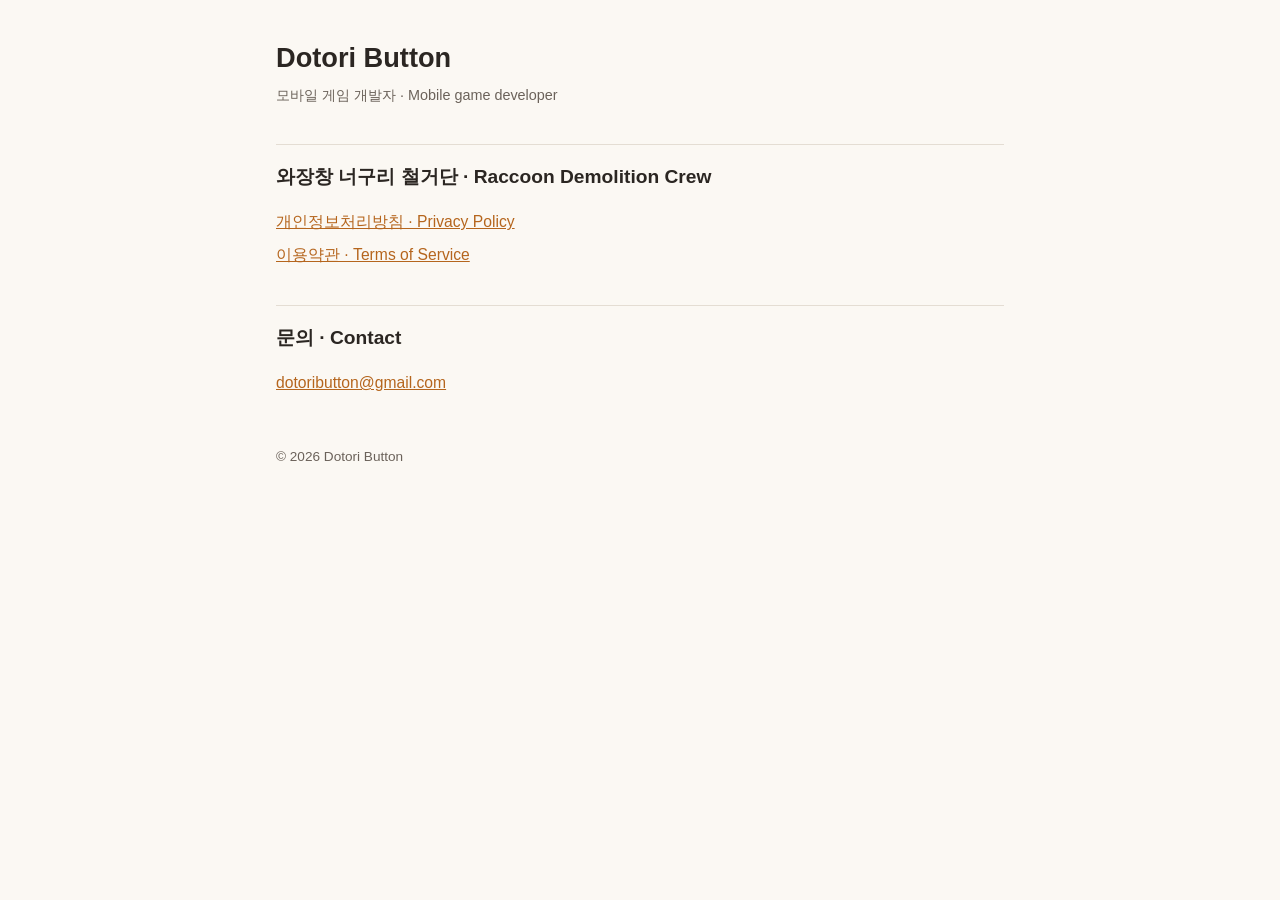
<file: index.html>
<!doctype html>
<html lang="ko">
<head>
<meta charset="utf-8">
<meta name="viewport" content="width=device-width, initial-scale=1">
<title>Dotori Button</title>
<meta name="description" content="Dotori Button 모바일 게임 개발자 페이지">
<link rel="stylesheet" href="/style.css">
</head>
<body>
<main>
<h1>Dotori Button</h1>
<p class="meta">모바일 게임 개발자 · Mobile game developer</p>

<h2>와장창 너구리 철거단 · Raccoon Demolition Crew</h2>
<ul class="links">
<li><a href="/privacy/">개인정보처리방침 · Privacy Policy</a></li>
<li><a href="/terms/">이용약관 · Terms of Service</a></li>
</ul>

<h2>문의 · Contact</h2>
<p><a href="mailto:dotoributton@gmail.com">dotoributton@gmail.com</a></p>

<footer>© 2026 Dotori Button</footer>
</main>
</body>
</html>
</file>
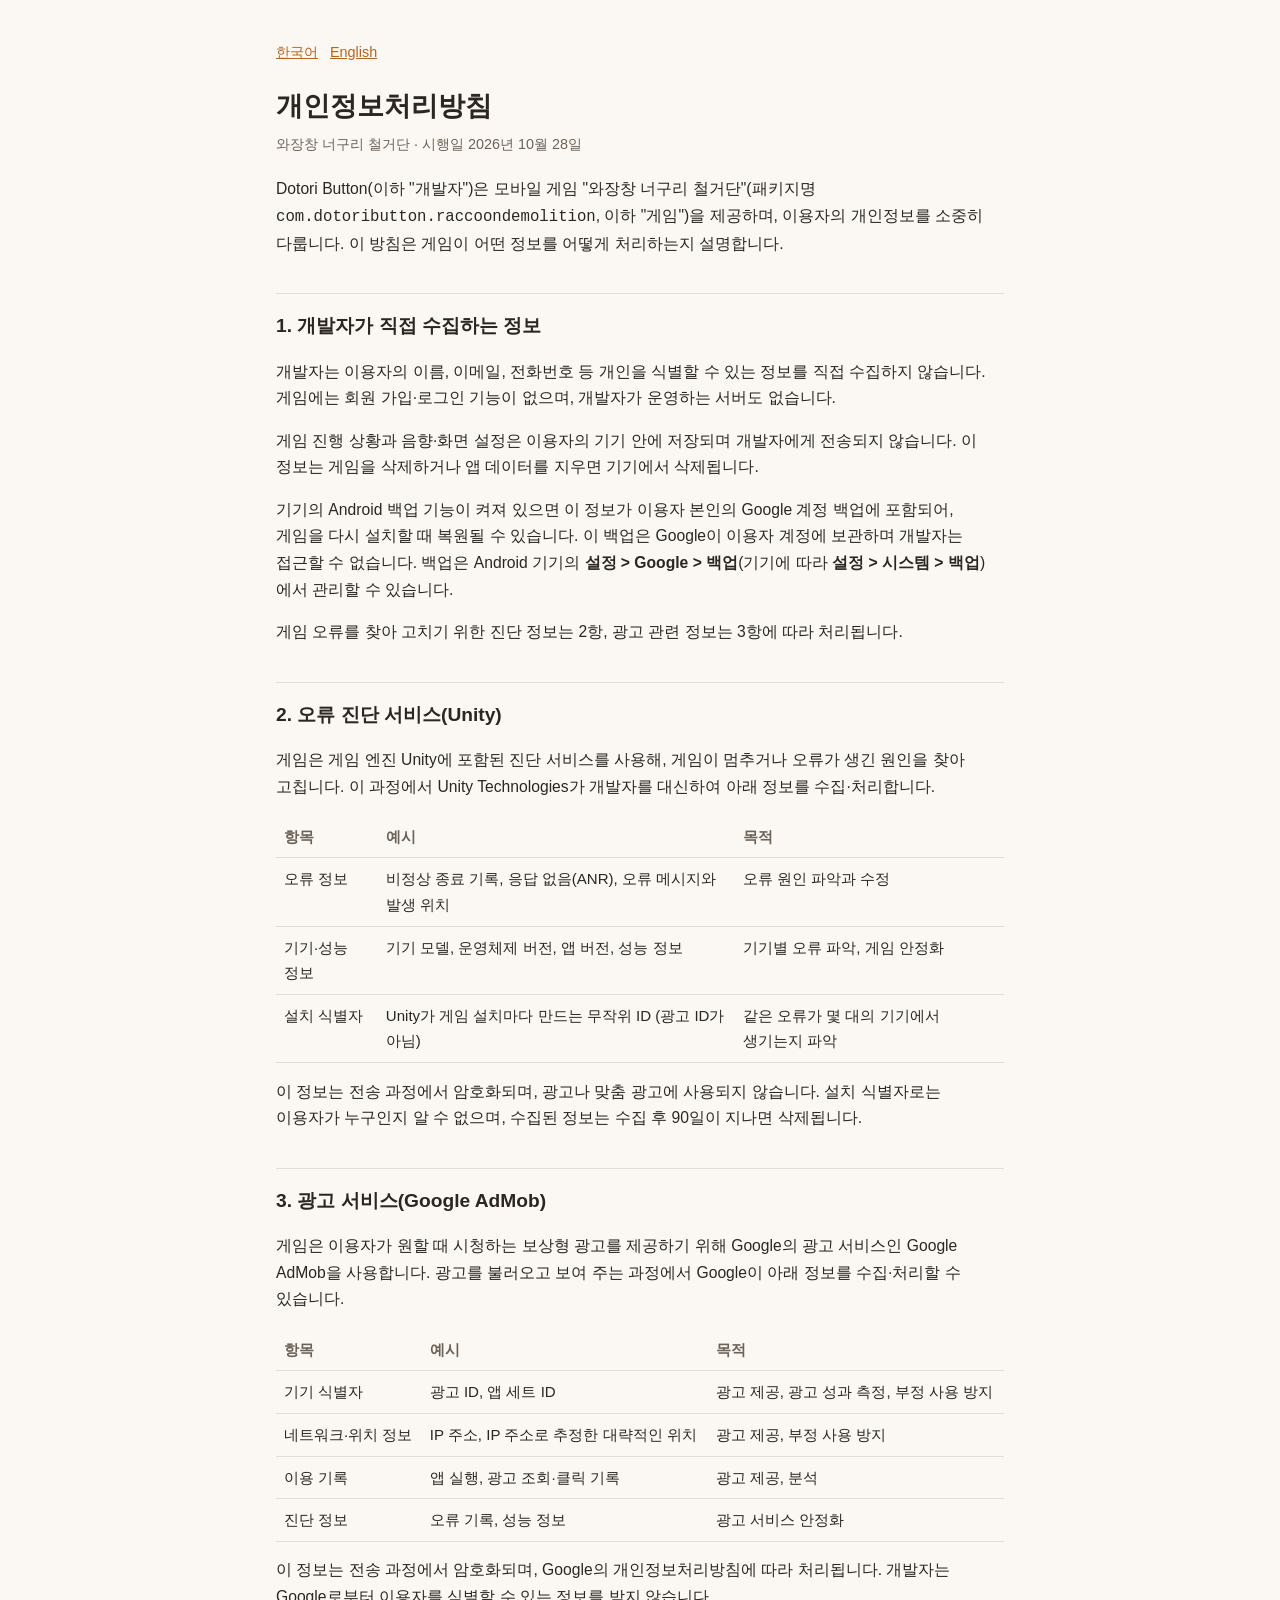
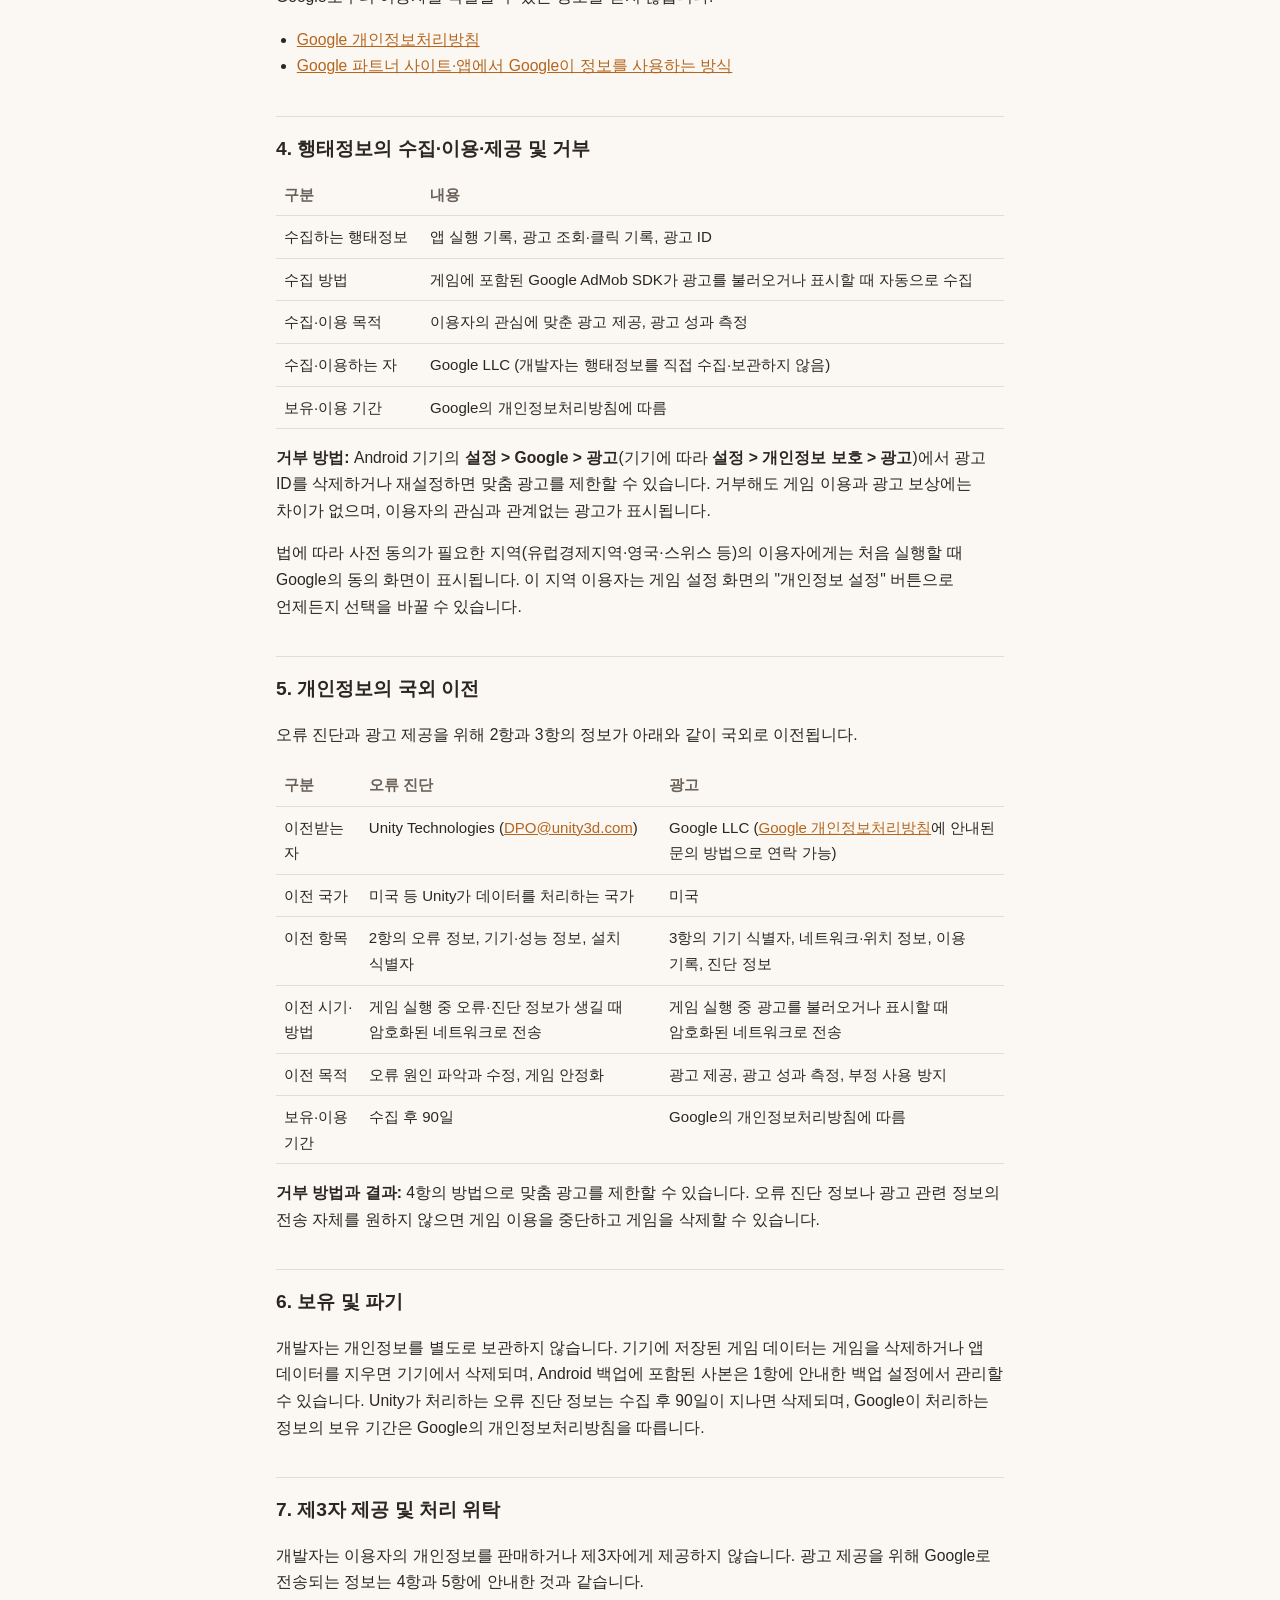
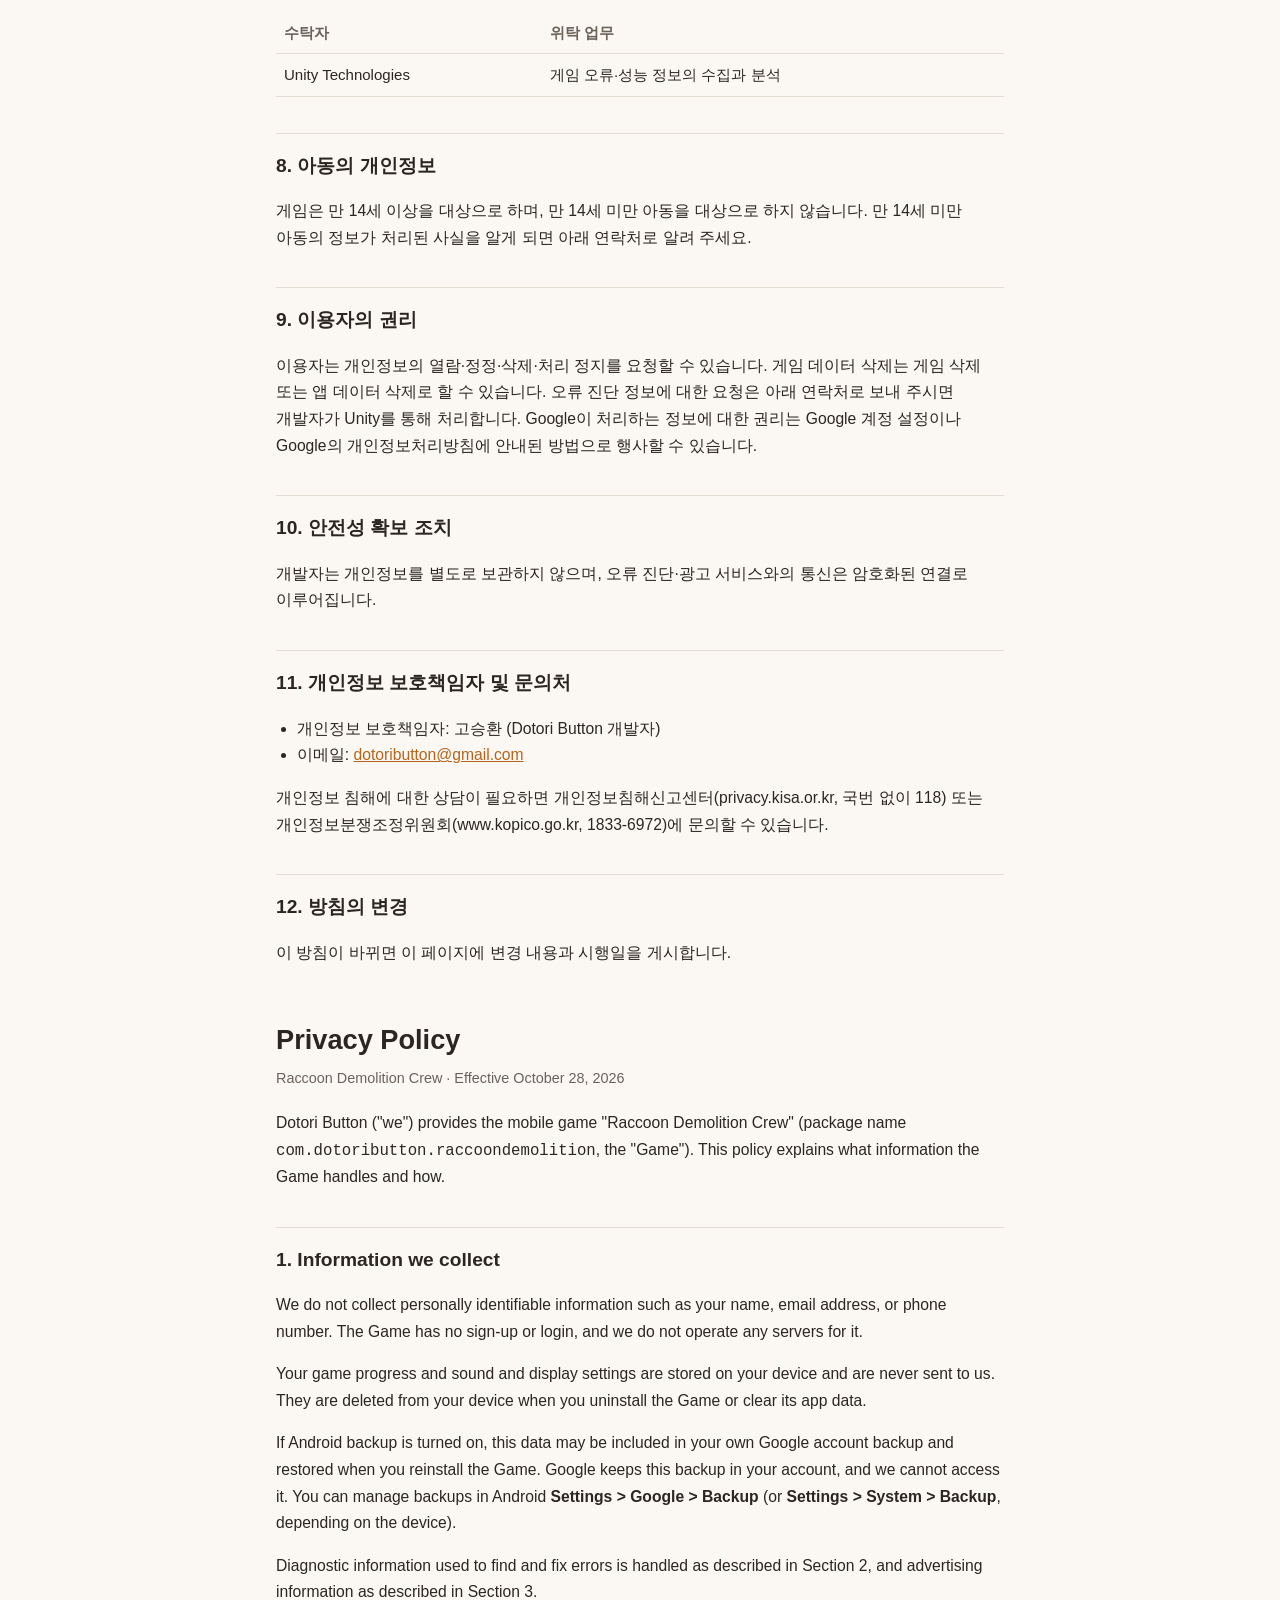
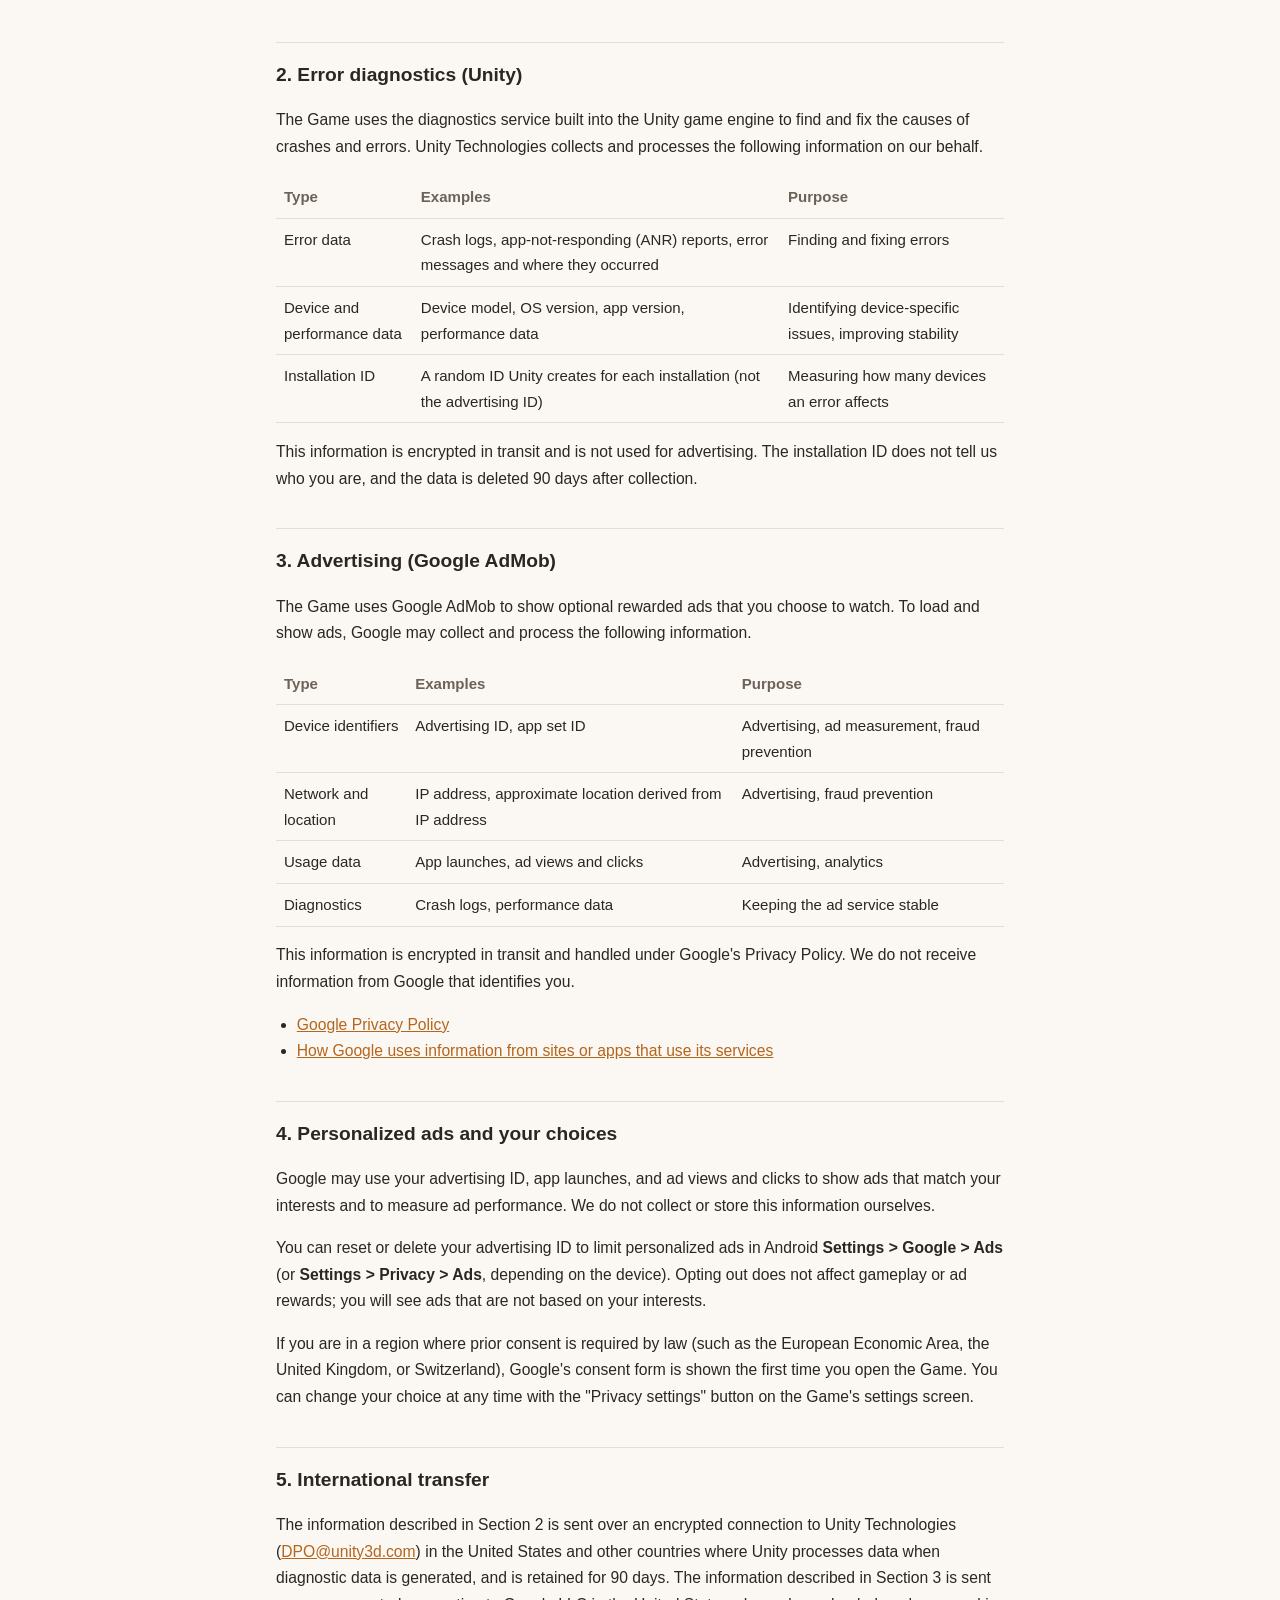
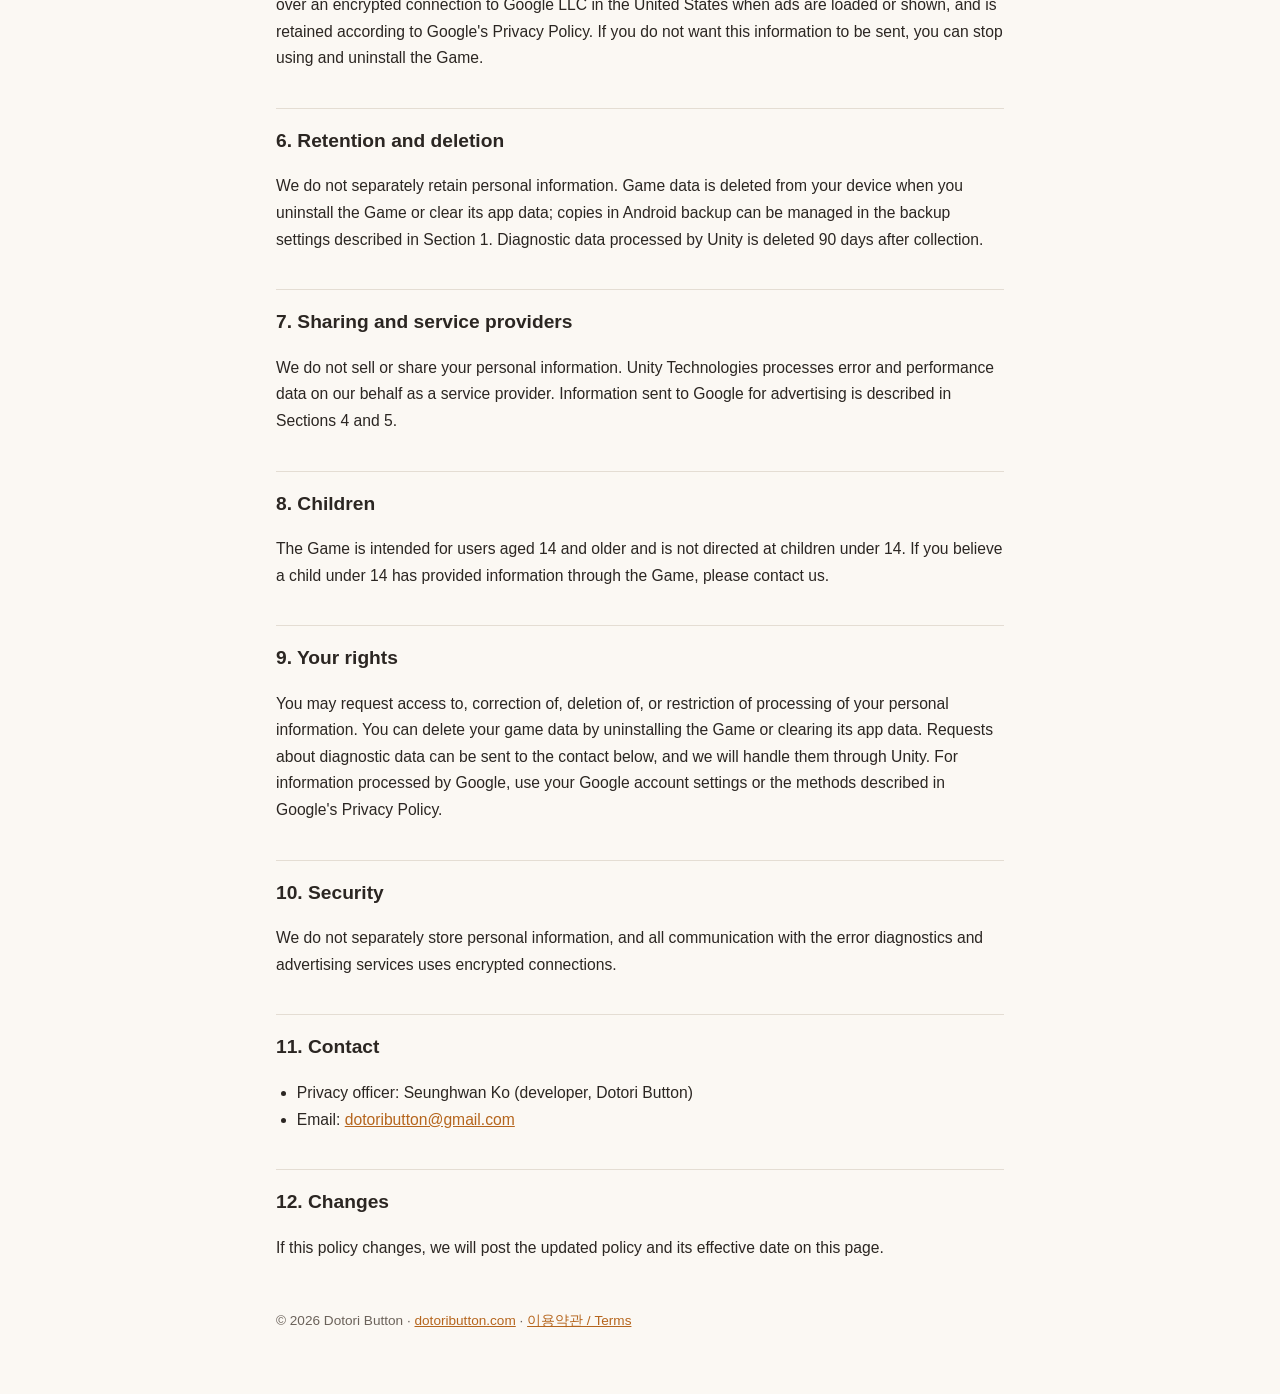
<file: privacy/index.html>
<!doctype html>
<html lang="ko">
<head>
<meta charset="utf-8">
<meta name="viewport" content="width=device-width, initial-scale=1">
<title>개인정보처리방침 | Dotori Button</title>
<meta name="description" content="와장창 너구리 철거단(Raccoon Demolition Crew) 개인정보처리방침">
<link rel="stylesheet" href="/style.css">
</head>
<body>
<main>
<p class="lang"><a href="#ko">한국어</a><a href="#en">English</a></p>

<section id="ko" class="lang-section" lang="ko">
<h1>개인정보처리방침</h1>
<p class="meta">와장창 너구리 철거단 · 시행일 2026년 10월 28일</p>

<p>Dotori Button(이하 "개발자")은 모바일 게임 "와장창 너구리 철거단"(패키지명 <code>com.dotoributton.raccoondemolition</code>, 이하 "게임")을 제공하며, 이용자의 개인정보를 소중히 다룹니다. 이 방침은 게임이 어떤 정보를 어떻게 처리하는지 설명합니다.</p>

<h2>1. 개발자가 직접 수집하는 정보</h2>
<p>개발자는 이용자의 이름, 이메일, 전화번호 등 개인을 식별할 수 있는 정보를 직접 수집하지 않습니다. 게임에는 회원 가입·로그인 기능이 없으며, 개발자가 운영하는 서버도 없습니다.</p>
<p>게임 진행 상황과 음향·화면 설정은 이용자의 기기 안에 저장되며 개발자에게 전송되지 않습니다. 이 정보는 게임을 삭제하거나 앱 데이터를 지우면 기기에서 삭제됩니다.</p>
<p>기기의 Android 백업 기능이 켜져 있으면 이 정보가 이용자 본인의 Google 계정 백업에 포함되어, 게임을 다시 설치할 때 복원될 수 있습니다. 이 백업은 Google이 이용자 계정에 보관하며 개발자는 접근할 수 없습니다. 백업은 Android 기기의 <strong>설정 &gt; Google &gt; 백업</strong>(기기에 따라 <strong>설정 &gt; 시스템 &gt; 백업</strong>)에서 관리할 수 있습니다.</p>
<p>게임 오류를 찾아 고치기 위한 진단 정보는 2항, 광고 관련 정보는 3항에 따라 처리됩니다.</p>

<h2>2. 오류 진단 서비스(Unity)</h2>
<p>게임은 게임 엔진 Unity에 포함된 진단 서비스를 사용해, 게임이 멈추거나 오류가 생긴 원인을 찾아 고칩니다. 이 과정에서 Unity Technologies가 개발자를 대신하여 아래 정보를 수집·처리합니다.</p>
<table>
<tr><th>항목</th><th>예시</th><th>목적</th></tr>
<tr><td>오류 정보</td><td>비정상 종료 기록, 응답 없음(ANR), 오류 메시지와 발생 위치</td><td>오류 원인 파악과 수정</td></tr>
<tr><td>기기·성능 정보</td><td>기기 모델, 운영체제 버전, 앱 버전, 성능 정보</td><td>기기별 오류 파악, 게임 안정화</td></tr>
<tr><td>설치 식별자</td><td>Unity가 게임 설치마다 만드는 무작위 ID (광고 ID가 아님)</td><td>같은 오류가 몇 대의 기기에서 생기는지 파악</td></tr>
</table>
<p>이 정보는 전송 과정에서 암호화되며, 광고나 맞춤 광고에 사용되지 않습니다. 설치 식별자로는 이용자가 누구인지 알 수 없으며, 수집된 정보는 수집 후 90일이 지나면 삭제됩니다.</p>

<h2>3. 광고 서비스(Google AdMob)</h2>
<p>게임은 이용자가 원할 때 시청하는 보상형 광고를 제공하기 위해 Google의 광고 서비스인 Google AdMob을 사용합니다. 광고를 불러오고 보여 주는 과정에서 Google이 아래 정보를 수집·처리할 수 있습니다.</p>
<table>
<tr><th>항목</th><th>예시</th><th>목적</th></tr>
<tr><td>기기 식별자</td><td>광고 ID, 앱 세트 ID</td><td>광고 제공, 광고 성과 측정, 부정 사용 방지</td></tr>
<tr><td>네트워크·위치 정보</td><td>IP 주소, IP 주소로 추정한 대략적인 위치</td><td>광고 제공, 부정 사용 방지</td></tr>
<tr><td>이용 기록</td><td>앱 실행, 광고 조회·클릭 기록</td><td>광고 제공, 분석</td></tr>
<tr><td>진단 정보</td><td>오류 기록, 성능 정보</td><td>광고 서비스 안정화</td></tr>
</table>
<p>이 정보는 전송 과정에서 암호화되며, Google의 개인정보처리방침에 따라 처리됩니다. 개발자는 Google로부터 이용자를 식별할 수 있는 정보를 받지 않습니다.</p>
<ul>
<li><a href="https://policies.google.com/privacy?hl=ko">Google 개인정보처리방침</a></li>
<li><a href="https://policies.google.com/technologies/partner-sites?hl=ko">Google 파트너 사이트·앱에서 Google이 정보를 사용하는 방식</a></li>
</ul>

<h2>4. 행태정보의 수집·이용·제공 및 거부</h2>
<table>
<tr><th>구분</th><th>내용</th></tr>
<tr><td>수집하는 행태정보</td><td>앱 실행 기록, 광고 조회·클릭 기록, 광고 ID</td></tr>
<tr><td>수집 방법</td><td>게임에 포함된 Google AdMob SDK가 광고를 불러오거나 표시할 때 자동으로 수집</td></tr>
<tr><td>수집·이용 목적</td><td>이용자의 관심에 맞춘 광고 제공, 광고 성과 측정</td></tr>
<tr><td>수집·이용하는 자</td><td>Google LLC (개발자는 행태정보를 직접 수집·보관하지 않음)</td></tr>
<tr><td>보유·이용 기간</td><td>Google의 개인정보처리방침에 따름</td></tr>
</table>
<p><strong>거부 방법:</strong> Android 기기의 <strong>설정 &gt; Google &gt; 광고</strong>(기기에 따라 <strong>설정 &gt; 개인정보 보호 &gt; 광고</strong>)에서 광고 ID를 삭제하거나 재설정하면 맞춤 광고를 제한할 수 있습니다. 거부해도 게임 이용과 광고 보상에는 차이가 없으며, 이용자의 관심과 관계없는 광고가 표시됩니다.</p>
<p>법에 따라 사전 동의가 필요한 지역(유럽경제지역·영국·스위스 등)의 이용자에게는 처음 실행할 때 Google의 동의 화면이 표시됩니다. 이 지역 이용자는 게임 설정 화면의 "개인정보 설정" 버튼으로 언제든지 선택을 바꿀 수 있습니다.</p>

<h2>5. 개인정보의 국외 이전</h2>
<p>오류 진단과 광고 제공을 위해 2항과 3항의 정보가 아래와 같이 국외로 이전됩니다.</p>
<table>
<tr><th>구분</th><th>오류 진단</th><th>광고</th></tr>
<tr><td>이전받는 자</td><td>Unity Technologies (<a href="mailto:DPO@unity3d.com">DPO@unity3d.com</a>)</td><td>Google LLC (<a href="https://policies.google.com/privacy?hl=ko">Google 개인정보처리방침</a>에 안내된 문의 방법으로 연락 가능)</td></tr>
<tr><td>이전 국가</td><td>미국 등 Unity가 데이터를 처리하는 국가</td><td>미국</td></tr>
<tr><td>이전 항목</td><td>2항의 오류 정보, 기기·성능 정보, 설치 식별자</td><td>3항의 기기 식별자, 네트워크·위치 정보, 이용 기록, 진단 정보</td></tr>
<tr><td>이전 시기·방법</td><td>게임 실행 중 오류·진단 정보가 생길 때 암호화된 네트워크로 전송</td><td>게임 실행 중 광고를 불러오거나 표시할 때 암호화된 네트워크로 전송</td></tr>
<tr><td>이전 목적</td><td>오류 원인 파악과 수정, 게임 안정화</td><td>광고 제공, 광고 성과 측정, 부정 사용 방지</td></tr>
<tr><td>보유·이용 기간</td><td>수집 후 90일</td><td>Google의 개인정보처리방침에 따름</td></tr>
</table>
<p><strong>거부 방법과 결과:</strong> 4항의 방법으로 맞춤 광고를 제한할 수 있습니다. 오류 진단 정보나 광고 관련 정보의 전송 자체를 원하지 않으면 게임 이용을 중단하고 게임을 삭제할 수 있습니다.</p>

<h2>6. 보유 및 파기</h2>
<p>개발자는 개인정보를 별도로 보관하지 않습니다. 기기에 저장된 게임 데이터는 게임을 삭제하거나 앱 데이터를 지우면 기기에서 삭제되며, Android 백업에 포함된 사본은 1항에 안내한 백업 설정에서 관리할 수 있습니다. Unity가 처리하는 오류 진단 정보는 수집 후 90일이 지나면 삭제되며, Google이 처리하는 정보의 보유 기간은 Google의 개인정보처리방침을 따릅니다.</p>

<h2>7. 제3자 제공 및 처리 위탁</h2>
<p>개발자는 이용자의 개인정보를 판매하거나 제3자에게 제공하지 않습니다. 광고 제공을 위해 Google로 전송되는 정보는 4항과 5항에 안내한 것과 같습니다.</p>
<table>
<tr><th>수탁자</th><th>위탁 업무</th></tr>
<tr><td>Unity Technologies</td><td>게임 오류·성능 정보의 수집과 분석</td></tr>
</table>

<h2>8. 아동의 개인정보</h2>
<p>게임은 만 14세 이상을 대상으로 하며, 만 14세 미만 아동을 대상으로 하지 않습니다. 만 14세 미만 아동의 정보가 처리된 사실을 알게 되면 아래 연락처로 알려 주세요.</p>

<h2>9. 이용자의 권리</h2>
<p>이용자는 개인정보의 열람·정정·삭제·처리 정지를 요청할 수 있습니다. 게임 데이터 삭제는 게임 삭제 또는 앱 데이터 삭제로 할 수 있습니다. 오류 진단 정보에 대한 요청은 아래 연락처로 보내 주시면 개발자가 Unity를 통해 처리합니다. Google이 처리하는 정보에 대한 권리는 Google 계정 설정이나 Google의 개인정보처리방침에 안내된 방법으로 행사할 수 있습니다.</p>

<h2>10. 안전성 확보 조치</h2>
<p>개발자는 개인정보를 별도로 보관하지 않으며, 오류 진단·광고 서비스와의 통신은 암호화된 연결로 이루어집니다.</p>

<h2>11. 개인정보 보호책임자 및 문의처</h2>
<ul>
<li>개인정보 보호책임자: 고승환 (Dotori Button 개발자)</li>
<li>이메일: <a href="mailto:dotoributton@gmail.com">dotoributton@gmail.com</a></li>
</ul>
<p>개인정보 침해에 대한 상담이 필요하면 개인정보침해신고센터(privacy.kisa.or.kr, 국번 없이 118) 또는 개인정보분쟁조정위원회(www.kopico.go.kr, 1833-6972)에 문의할 수 있습니다.</p>

<h2>12. 방침의 변경</h2>
<p>이 방침이 바뀌면 이 페이지에 변경 내용과 시행일을 게시합니다.</p>
</section>

<section id="en" class="lang-section" lang="en">
<h1>Privacy Policy</h1>
<p class="meta">Raccoon Demolition Crew · Effective October 28, 2026</p>

<p>Dotori Button ("we") provides the mobile game "Raccoon Demolition Crew" (package name <code>com.dotoributton.raccoondemolition</code>, the "Game"). This policy explains what information the Game handles and how.</p>

<h2>1. Information we collect</h2>
<p>We do not collect personally identifiable information such as your name, email address, or phone number. The Game has no sign-up or login, and we do not operate any servers for it.</p>
<p>Your game progress and sound and display settings are stored on your device and are never sent to us. They are deleted from your device when you uninstall the Game or clear its app data.</p>
<p>If Android backup is turned on, this data may be included in your own Google account backup and restored when you reinstall the Game. Google keeps this backup in your account, and we cannot access it. You can manage backups in Android <strong>Settings &gt; Google &gt; Backup</strong> (or <strong>Settings &gt; System &gt; Backup</strong>, depending on the device).</p>
<p>Diagnostic information used to find and fix errors is handled as described in Section 2, and advertising information as described in Section 3.</p>

<h2>2. Error diagnostics (Unity)</h2>
<p>The Game uses the diagnostics service built into the Unity game engine to find and fix the causes of crashes and errors. Unity Technologies collects and processes the following information on our behalf.</p>
<table>
<tr><th>Type</th><th>Examples</th><th>Purpose</th></tr>
<tr><td>Error data</td><td>Crash logs, app-not-responding (ANR) reports, error messages and where they occurred</td><td>Finding and fixing errors</td></tr>
<tr><td>Device and performance data</td><td>Device model, OS version, app version, performance data</td><td>Identifying device-specific issues, improving stability</td></tr>
<tr><td>Installation ID</td><td>A random ID Unity creates for each installation (not the advertising ID)</td><td>Measuring how many devices an error affects</td></tr>
</table>
<p>This information is encrypted in transit and is not used for advertising. The installation ID does not tell us who you are, and the data is deleted 90 days after collection.</p>

<h2>3. Advertising (Google AdMob)</h2>
<p>The Game uses Google AdMob to show optional rewarded ads that you choose to watch. To load and show ads, Google may collect and process the following information.</p>
<table>
<tr><th>Type</th><th>Examples</th><th>Purpose</th></tr>
<tr><td>Device identifiers</td><td>Advertising ID, app set ID</td><td>Advertising, ad measurement, fraud prevention</td></tr>
<tr><td>Network and location</td><td>IP address, approximate location derived from IP address</td><td>Advertising, fraud prevention</td></tr>
<tr><td>Usage data</td><td>App launches, ad views and clicks</td><td>Advertising, analytics</td></tr>
<tr><td>Diagnostics</td><td>Crash logs, performance data</td><td>Keeping the ad service stable</td></tr>
</table>
<p>This information is encrypted in transit and handled under Google's Privacy Policy. We do not receive information from Google that identifies you.</p>
<ul>
<li><a href="https://policies.google.com/privacy?hl=en">Google Privacy Policy</a></li>
<li><a href="https://policies.google.com/technologies/partner-sites?hl=en">How Google uses information from sites or apps that use its services</a></li>
</ul>

<h2>4. Personalized ads and your choices</h2>
<p>Google may use your advertising ID, app launches, and ad views and clicks to show ads that match your interests and to measure ad performance. We do not collect or store this information ourselves.</p>
<p>You can reset or delete your advertising ID to limit personalized ads in Android <strong>Settings &gt; Google &gt; Ads</strong> (or <strong>Settings &gt; Privacy &gt; Ads</strong>, depending on the device). Opting out does not affect gameplay or ad rewards; you will see ads that are not based on your interests.</p>
<p>If you are in a region where prior consent is required by law (such as the European Economic Area, the United Kingdom, or Switzerland), Google's consent form is shown the first time you open the Game. You can change your choice at any time with the "Privacy settings" button on the Game's settings screen.</p>

<h2>5. International transfer</h2>
<p>The information described in Section 2 is sent over an encrypted connection to Unity Technologies (<a href="mailto:DPO@unity3d.com">DPO@unity3d.com</a>) in the United States and other countries where Unity processes data when diagnostic data is generated, and is retained for 90 days. The information described in Section 3 is sent over an encrypted connection to Google LLC in the United States when ads are loaded or shown, and is retained according to Google's Privacy Policy. If you do not want this information to be sent, you can stop using and uninstall the Game.</p>

<h2>6. Retention and deletion</h2>
<p>We do not separately retain personal information. Game data is deleted from your device when you uninstall the Game or clear its app data; copies in Android backup can be managed in the backup settings described in Section 1. Diagnostic data processed by Unity is deleted 90 days after collection.</p>

<h2>7. Sharing and service providers</h2>
<p>We do not sell or share your personal information. Unity Technologies processes error and performance data on our behalf as a service provider. Information sent to Google for advertising is described in Sections 4 and 5.</p>

<h2>8. Children</h2>
<p>The Game is intended for users aged 14 and older and is not directed at children under 14. If you believe a child under 14 has provided information through the Game, please contact us.</p>

<h2>9. Your rights</h2>
<p>You may request access to, correction of, deletion of, or restriction of processing of your personal information. You can delete your game data by uninstalling the Game or clearing its app data. Requests about diagnostic data can be sent to the contact below, and we will handle them through Unity. For information processed by Google, use your Google account settings or the methods described in Google's Privacy Policy.</p>

<h2>10. Security</h2>
<p>We do not separately store personal information, and all communication with the error diagnostics and advertising services uses encrypted connections.</p>

<h2>11. Contact</h2>
<ul>
<li>Privacy officer: Seunghwan Ko (developer, Dotori Button)</li>
<li>Email: <a href="mailto:dotoributton@gmail.com">dotoributton@gmail.com</a></li>
</ul>

<h2>12. Changes</h2>
<p>If this policy changes, we will post the updated policy and its effective date on this page.</p>
</section>

<footer>© 2026 Dotori Button · <a href="/">dotoributton.com</a> · <a href="/terms/">이용약관 / Terms</a></footer>
</main>
</body>
</html>
</file>
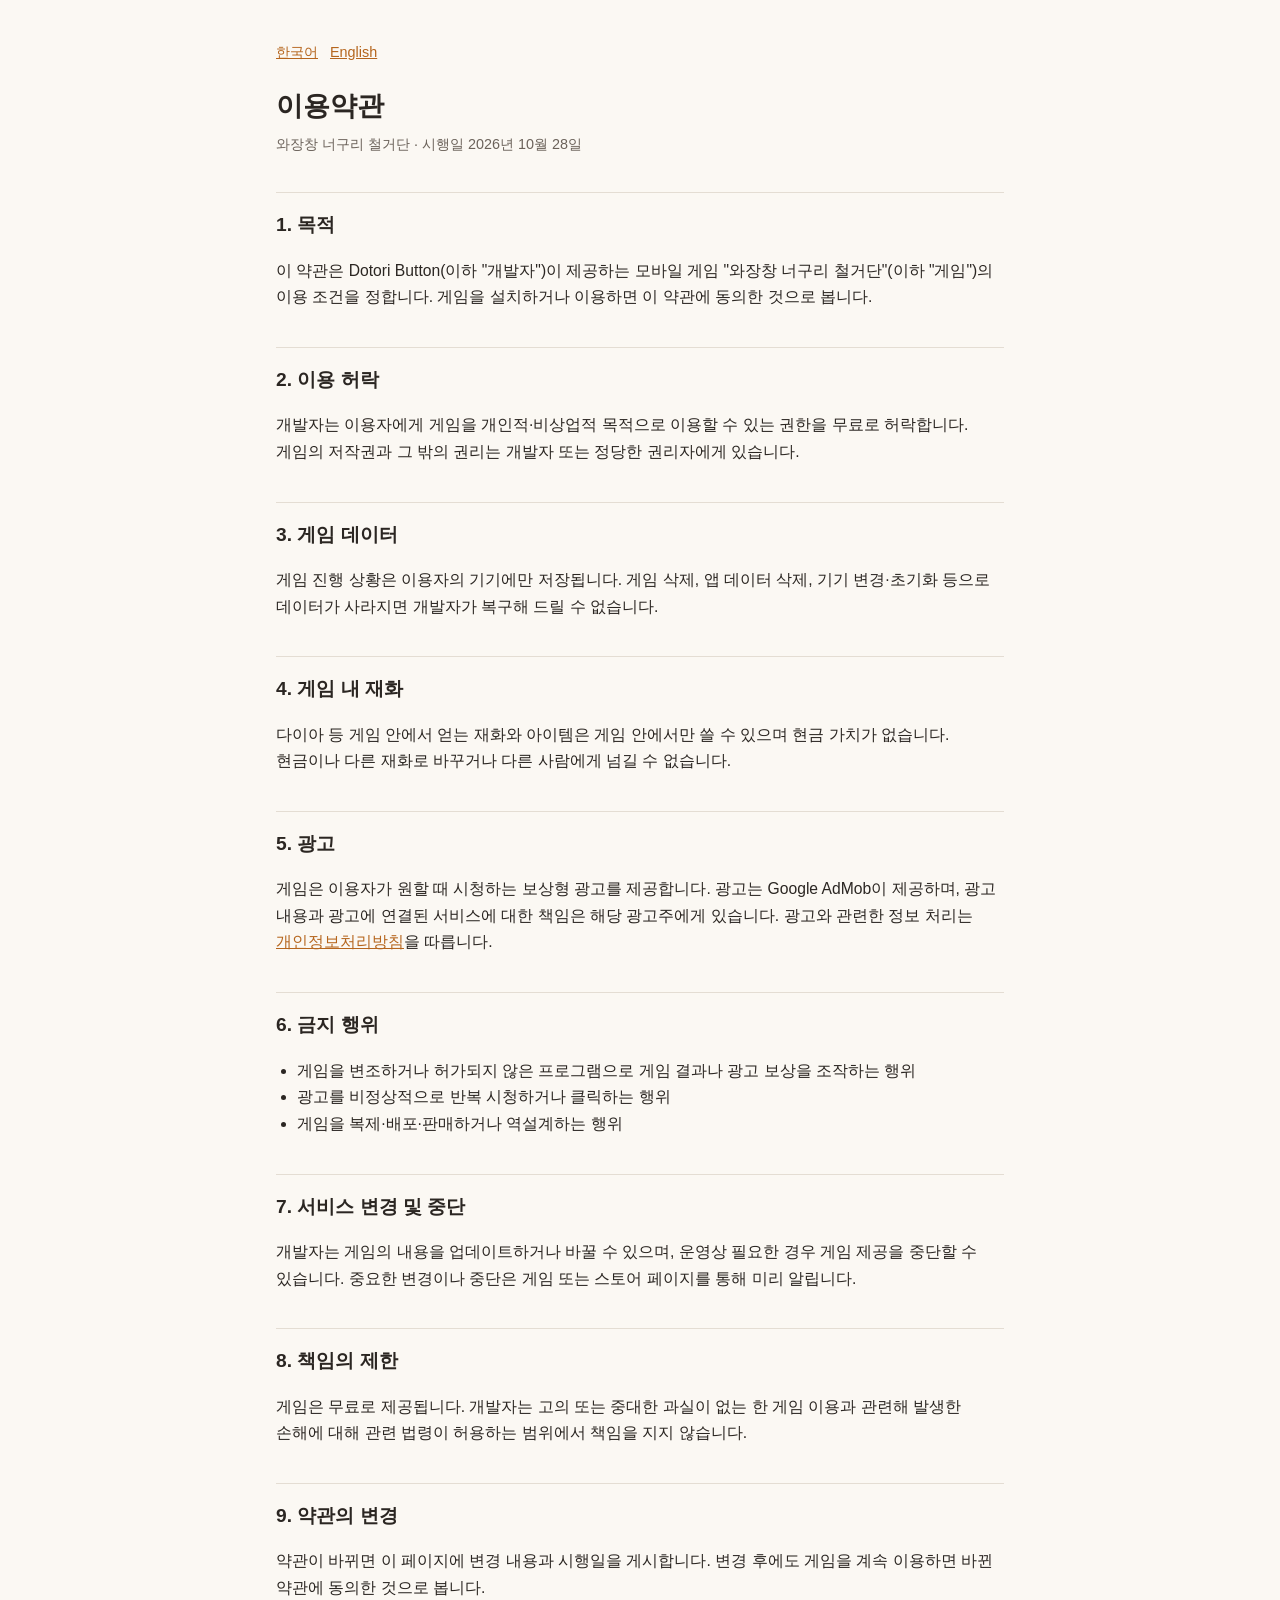
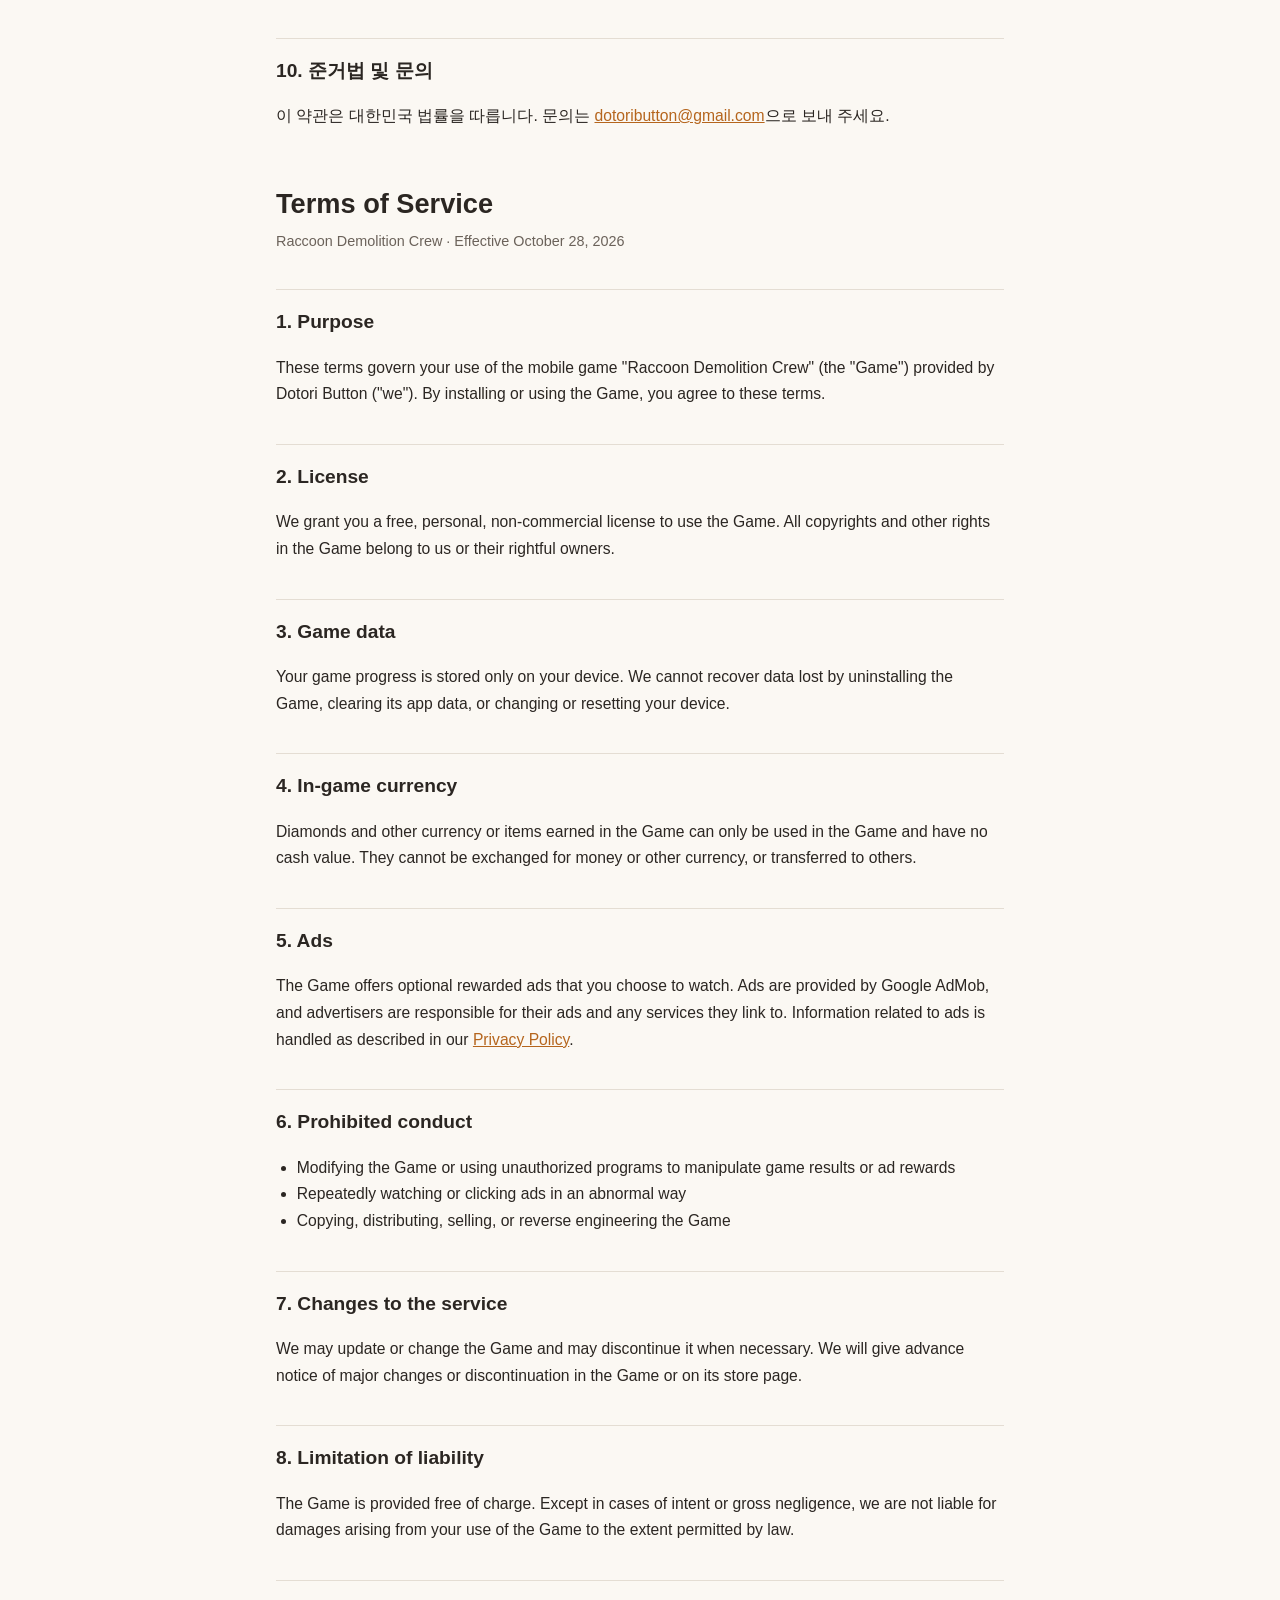
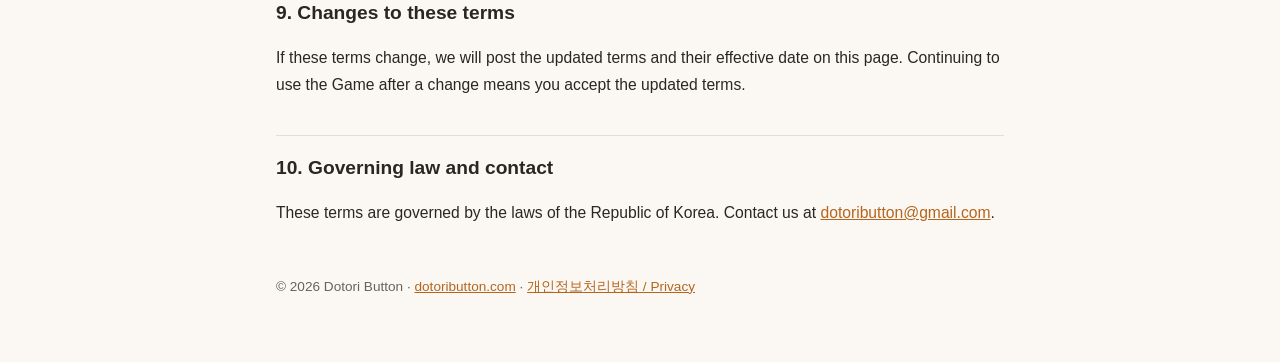
<file: terms/index.html>
<!doctype html>
<html lang="ko">
<head>
<meta charset="utf-8">
<meta name="viewport" content="width=device-width, initial-scale=1">
<title>이용약관 | Dotori Button</title>
<meta name="description" content="와장창 너구리 철거단(Raccoon Demolition Crew) 이용약관">
<link rel="stylesheet" href="/style.css">
</head>
<body>
<main>
<p class="lang"><a href="#ko">한국어</a><a href="#en">English</a></p>

<section id="ko" class="lang-section" lang="ko">
<h1>이용약관</h1>
<p class="meta">와장창 너구리 철거단 · 시행일 2026년 10월 28일</p>

<h2>1. 목적</h2>
<p>이 약관은 Dotori Button(이하 "개발자")이 제공하는 모바일 게임 "와장창 너구리 철거단"(이하 "게임")의 이용 조건을 정합니다. 게임을 설치하거나 이용하면 이 약관에 동의한 것으로 봅니다.</p>

<h2>2. 이용 허락</h2>
<p>개발자는 이용자에게 게임을 개인적·비상업적 목적으로 이용할 수 있는 권한을 무료로 허락합니다. 게임의 저작권과 그 밖의 권리는 개발자 또는 정당한 권리자에게 있습니다.</p>

<h2>3. 게임 데이터</h2>
<p>게임 진행 상황은 이용자의 기기에만 저장됩니다. 게임 삭제, 앱 데이터 삭제, 기기 변경·초기화 등으로 데이터가 사라지면 개발자가 복구해 드릴 수 없습니다.</p>

<h2>4. 게임 내 재화</h2>
<p>다이아 등 게임 안에서 얻는 재화와 아이템은 게임 안에서만 쓸 수 있으며 현금 가치가 없습니다. 현금이나 다른 재화로 바꾸거나 다른 사람에게 넘길 수 없습니다.</p>

<h2>5. 광고</h2>
<p>게임은 이용자가 원할 때 시청하는 보상형 광고를 제공합니다. 광고는 Google AdMob이 제공하며, 광고 내용과 광고에 연결된 서비스에 대한 책임은 해당 광고주에게 있습니다. 광고와 관련한 정보 처리는 <a href="/privacy/">개인정보처리방침</a>을 따릅니다.</p>

<h2>6. 금지 행위</h2>
<ul>
<li>게임을 변조하거나 허가되지 않은 프로그램으로 게임 결과나 광고 보상을 조작하는 행위</li>
<li>광고를 비정상적으로 반복 시청하거나 클릭하는 행위</li>
<li>게임을 복제·배포·판매하거나 역설계하는 행위</li>
</ul>

<h2>7. 서비스 변경 및 중단</h2>
<p>개발자는 게임의 내용을 업데이트하거나 바꿀 수 있으며, 운영상 필요한 경우 게임 제공을 중단할 수 있습니다. 중요한 변경이나 중단은 게임 또는 스토어 페이지를 통해 미리 알립니다.</p>

<h2>8. 책임의 제한</h2>
<p>게임은 무료로 제공됩니다. 개발자는 고의 또는 중대한 과실이 없는 한 게임 이용과 관련해 발생한 손해에 대해 관련 법령이 허용하는 범위에서 책임을 지지 않습니다.</p>

<h2>9. 약관의 변경</h2>
<p>약관이 바뀌면 이 페이지에 변경 내용과 시행일을 게시합니다. 변경 후에도 게임을 계속 이용하면 바뀐 약관에 동의한 것으로 봅니다.</p>

<h2>10. 준거법 및 문의</h2>
<p>이 약관은 대한민국 법률을 따릅니다. 문의는 <a href="mailto:dotoributton@gmail.com">dotoributton@gmail.com</a>으로 보내 주세요.</p>
</section>

<section id="en" class="lang-section" lang="en">
<h1>Terms of Service</h1>
<p class="meta">Raccoon Demolition Crew · Effective October 28, 2026</p>

<h2>1. Purpose</h2>
<p>These terms govern your use of the mobile game "Raccoon Demolition Crew" (the "Game") provided by Dotori Button ("we"). By installing or using the Game, you agree to these terms.</p>

<h2>2. License</h2>
<p>We grant you a free, personal, non-commercial license to use the Game. All copyrights and other rights in the Game belong to us or their rightful owners.</p>

<h2>3. Game data</h2>
<p>Your game progress is stored only on your device. We cannot recover data lost by uninstalling the Game, clearing its app data, or changing or resetting your device.</p>

<h2>4. In-game currency</h2>
<p>Diamonds and other currency or items earned in the Game can only be used in the Game and have no cash value. They cannot be exchanged for money or other currency, or transferred to others.</p>

<h2>5. Ads</h2>
<p>The Game offers optional rewarded ads that you choose to watch. Ads are provided by Google AdMob, and advertisers are responsible for their ads and any services they link to. Information related to ads is handled as described in our <a href="/privacy/">Privacy Policy</a>.</p>

<h2>6. Prohibited conduct</h2>
<ul>
<li>Modifying the Game or using unauthorized programs to manipulate game results or ad rewards</li>
<li>Repeatedly watching or clicking ads in an abnormal way</li>
<li>Copying, distributing, selling, or reverse engineering the Game</li>
</ul>

<h2>7. Changes to the service</h2>
<p>We may update or change the Game and may discontinue it when necessary. We will give advance notice of major changes or discontinuation in the Game or on its store page.</p>

<h2>8. Limitation of liability</h2>
<p>The Game is provided free of charge. Except in cases of intent or gross negligence, we are not liable for damages arising from your use of the Game to the extent permitted by law.</p>

<h2>9. Changes to these terms</h2>
<p>If these terms change, we will post the updated terms and their effective date on this page. Continuing to use the Game after a change means you accept the updated terms.</p>

<h2>10. Governing law and contact</h2>
<p>These terms are governed by the laws of the Republic of Korea. Contact us at <a href="mailto:dotoributton@gmail.com">dotoributton@gmail.com</a>.</p>
</section>

<footer>© 2026 Dotori Button · <a href="/">dotoributton.com</a> · <a href="/privacy/">개인정보처리방침 / Privacy</a></footer>
</main>
</body>
</html>
</file>
<file: style.css>
:root {
  --bg: #fbf8f3;
  --text: #2b2622;
  --muted: #6b625a;
  --line: #e4ddd3;
  --accent: #b5651d;
}

@media (prefers-color-scheme: dark) {
  :root {
    --bg: #1d1b19;
    --text: #ece6de;
    --muted: #a99f94;
    --line: #3a3530;
    --accent: #e09a52;
  }
}

* { box-sizing: border-box; }

body {
  margin: 0;
  background: var(--bg);
  color: var(--text);
  font-family: -apple-system, BlinkMacSystemFont, "Segoe UI", "Apple SD Gothic Neo", "Malgun Gothic", "Noto Sans KR", sans-serif;
  line-height: 1.7;
  word-break: keep-all;
  overflow-wrap: anywhere;
}

main {
  max-width: 760px;
  margin: 0 auto;
  padding: 40px 16px 64px;
}

h1 { font-size: 1.7rem; line-height: 1.3; margin: 0 0 8px; }
h2 { font-size: 1.2rem; margin: 36px 0 8px; padding-top: 16px; border-top: 1px solid var(--line); }
h3 { font-size: 1.02rem; margin: 20px 0 4px; }
p, li { font-size: 0.98rem; }
ul { padding-left: 1.3em; }
a { color: var(--accent); }

.meta { color: var(--muted); font-size: 0.9rem; margin: 0 0 20px; }
.lang { margin: 0 0 8px; font-size: 0.9rem; }
.lang a { margin-right: 12px; }
.lang-section { margin-top: 56px; }
.lang-section:first-of-type { margin-top: 24px; }

table { width: 100%; border-collapse: collapse; margin: 8px 0; font-size: 0.94rem; }
th, td { text-align: left; vertical-align: top; padding: 8px; border-bottom: 1px solid var(--line); }
th { color: var(--muted); font-weight: 600; }

.links { list-style: none; padding: 0; }
.links li { margin: 6px 0; }

footer { margin-top: 48px; color: var(--muted); font-size: 0.85rem; }
</file>
